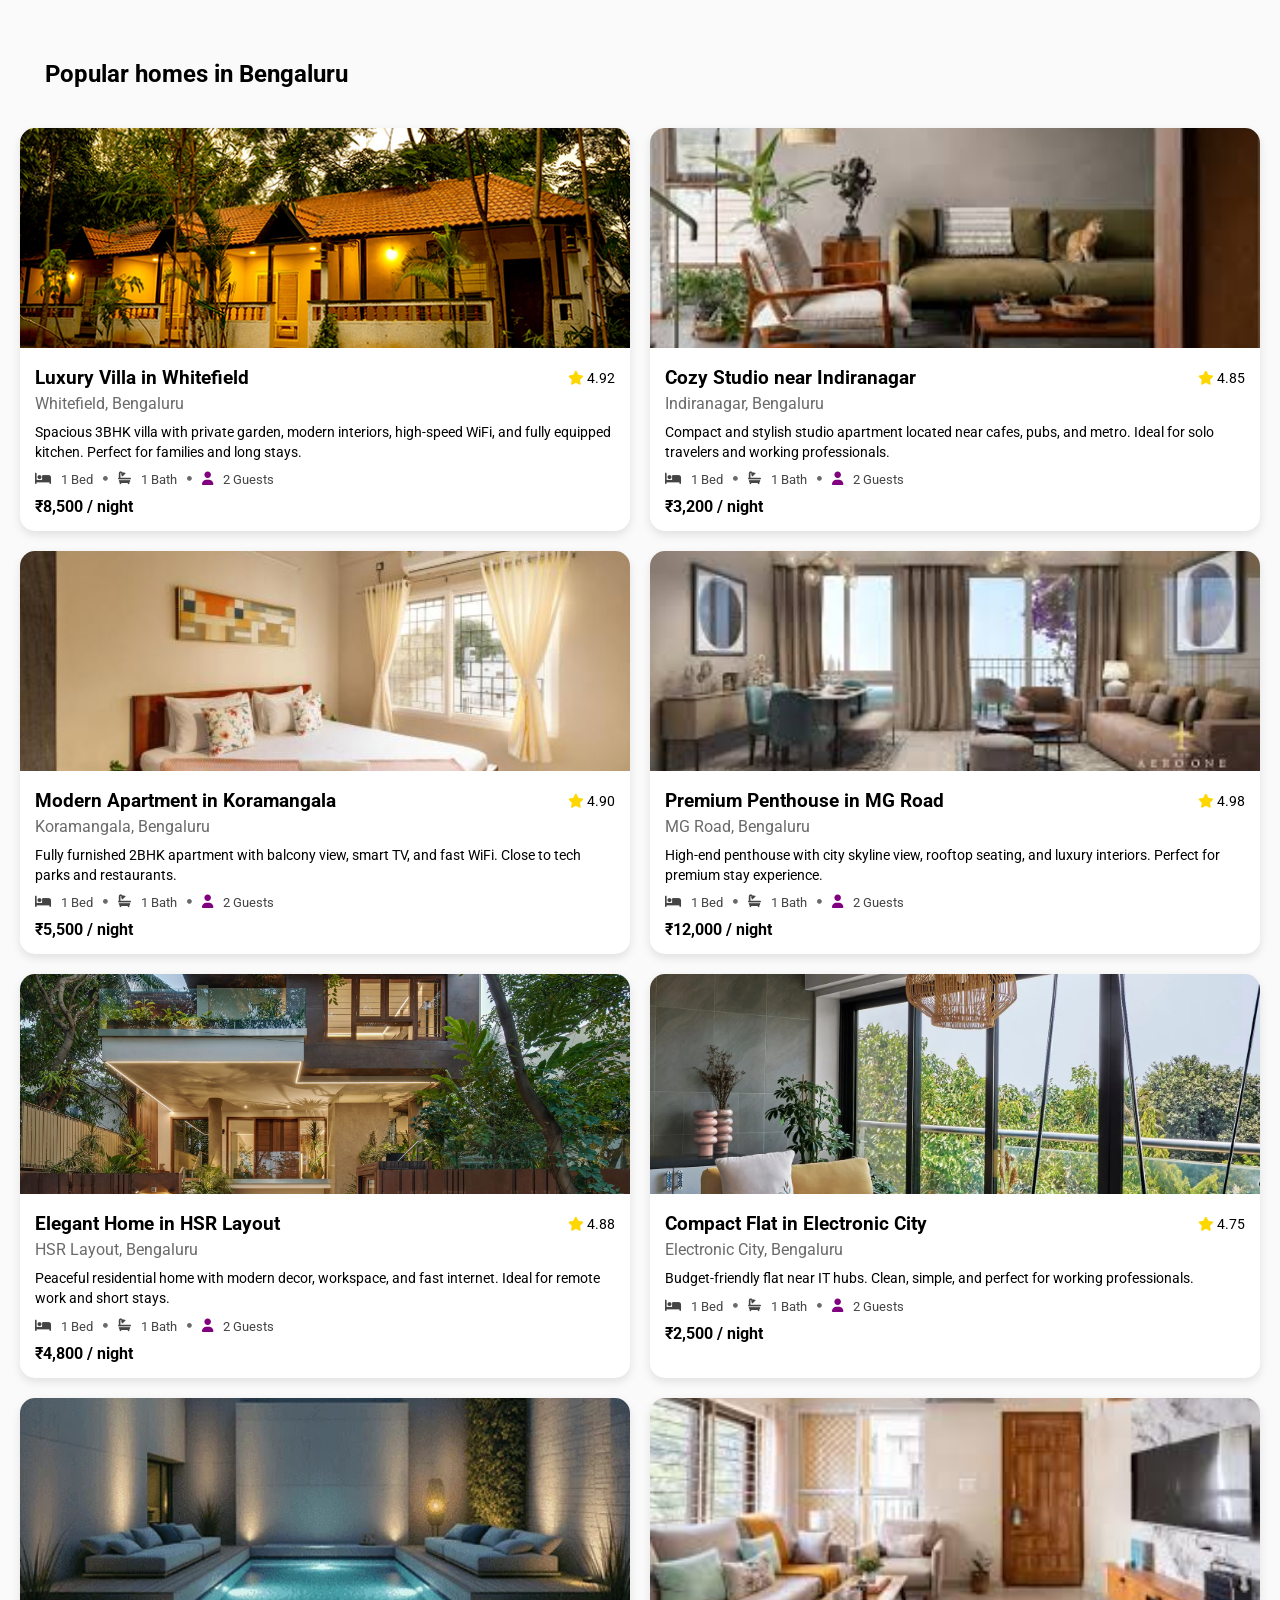
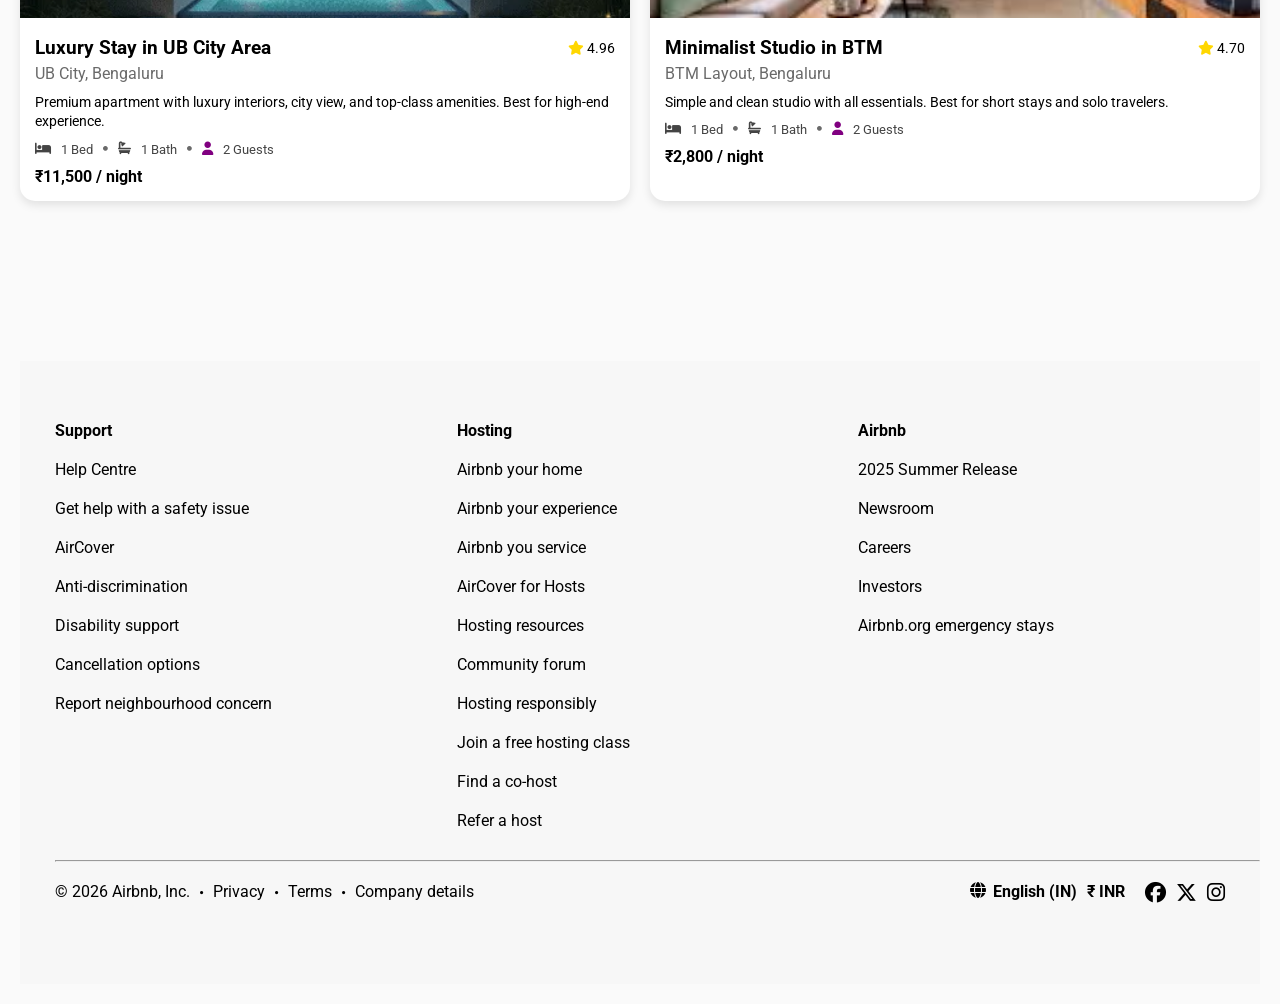
<file: explore.html>
<!DOCTYPE html>
<html lang="en">
<head>
<meta charset="UTF-8">
<meta name="viewport" content="width=device-width, initial-scale=1.0">
<link rel="icon" href="./img/Title_logo.jpg">
<title>Popular homes in Bengaluru</title>
<link rel="stylesheet" href="./explore.css">
<link rel="stylesheet" href="https://cdnjs.cloudflare.com/ajax/libs/font-awesome/6.5.0/css/all.min.css">
</head>

<body>

<h2 class="title">Popular homes in Bengaluru</h2>

<div class="grid-container">

    <!-- CARD 1 -->
    <div class="card">
        <img src="./img/Bengaluru/img1.jpg">

        <div class="card-content">
            <div class="top">
                <h3>Luxury Villa in Whitefield</h3>
                <span><i class="fa-solid fa-star stars"></i> 4.92</span>
            </div>

            <p class="location">Whitefield, Bengaluru</p>

            <p class="description">
                Spacious 3BHK villa with private garden, modern interiors, high-speed WiFi,
                and fully equipped kitchen. Perfect for families and long stays.
            </p>

            <div class="features">
            <i class="fa-solid fa-bed"></i>
            <span>1 Bed</span>
            <div class="circle"><i class="fa-solid fa-circle"></i></div> 
            <i class="fa-solid fa-bath"></i>
            <span>1 Bath</span>
            <div class="circle"><i class="fa-solid fa-circle"></i> </div>
            <i class="fa-solid fa-user user"></i>
            <span>2 Guests</span>
        </div>

            <p class="price"><strong>₹8,500 / night</strong></p>
        </div>
    </div>

    <!-- CARD 2 -->
    <div class="card">
        <img src="./img/Bengaluru/img2.jpg">

        <div class="card-content">
            <div class="top">
                <h3>Cozy Studio near Indiranagar</h3>
                <span><i class="fa-solid fa-star stars"></i> 4.85</span>
            </div>

            <p class="location">Indiranagar, Bengaluru</p>

            <p class="description">
                Compact and stylish studio apartment located near cafes, pubs, and metro.
                Ideal for solo travelers and working professionals.
            </p>

            <div class="features">
            <i class="fa-solid fa-bed"></i>
            <span>1 Bed</span>
            <div class="circle"><i class="fa-solid fa-circle"></i></div> 
            <i class="fa-solid fa-bath"></i>
            <span>1 Bath</span>
            <div class="circle"><i class="fa-solid fa-circle"></i> </div>
            <i class="fa-solid fa-user user"></i>
            <span>2 Guests</span>
        </div>

            <p class="price"><strong>₹3,200 / night</strong></p>
        </div>
    </div>

    <!-- CARD 3 -->
    <div class="card">
        <img src="./img/Bengaluru/img3.jpg">

        <div class="card-content">
            <div class="top">
                <h3>Modern Apartment in Koramangala</h3>
                <span><i class="fa-solid fa-star stars"></i> 4.90</span>
            </div>

            <p class="location">Koramangala, Bengaluru</p>

            <p class="description">
                Fully furnished 2BHK apartment with balcony view, smart TV, and fast WiFi.
                Close to tech parks and restaurants.
            </p>
            <div class="features">
            <i class="fa-solid fa-bed"></i>
            <span>1 Bed</span>
            <div class="circle"><i class="fa-solid fa-circle"></i></div> 
            <i class="fa-solid fa-bath"></i>
            <span>1 Bath</span>
            <div class="circle"><i class="fa-solid fa-circle"></i> </div>
            <i class="fa-solid fa-user user"></i>
            <span>2 Guests</span>
        </div>

            <p class="price"><strong>₹5,500 / night</strong></p>
        </div>
    </div>

    <!-- CARD 4 -->
    <div class="card">
        <img src="./img/Bengaluru/img4.jpg">

        <div class="card-content">
            <div class="top">
                <h3>Premium Penthouse in MG Road</h3>
                <span><i class="fa-solid fa-star stars"></i> 4.98</span>
            </div>

            <p class="location">MG Road, Bengaluru</p>

            <p class="description">
                High-end penthouse with city skyline view, rooftop seating, and luxury interiors.
                Perfect for premium stay experience.
            </p>
            <div class="features">
            <i class="fa-solid fa-bed"></i>
            <span>1 Bed</span>
            <div class="circle"><i class="fa-solid fa-circle"></i></div> 
            <i class="fa-solid fa-bath"></i>
            <span>1 Bath</span>
            <div class="circle"><i class="fa-solid fa-circle"></i> </div>
            <i class="fa-solid fa-user user"></i>
            <span>2 Guests</span>
        </div>

            <p class="price"><strong>₹12,000 / night</strong></p>
        </div>
    </div>

    <!-- CARD 5 -->
<div class="card">
    <img src="./img/Bengaluru/img5.jpg">
    <div class="card-content">
        <div class="top">
            <h3>Elegant Home in HSR Layout</h3>
            <span><i class="fa-solid fa-star stars"></i> 4.88</span>
        </div>
        <p class="location">HSR Layout, Bengaluru</p>
        <p class="description">
            Peaceful residential home with modern decor, workspace, and fast internet.
            Ideal for remote work and short stays.
        </p>
        <div class="features">
            <i class="fa-solid fa-bed"></i>
            <span>1 Bed</span>
            <div class="circle"><i class="fa-solid fa-circle"></i></div> 
            <i class="fa-solid fa-bath"></i>
            <span>1 Bath</span>
            <div class="circle"><i class="fa-solid fa-circle"></i> </div>
            <i class="fa-solid fa-user user"></i>
            <span>2 Guests</span>
        </div>
        <p class="price"><strong>₹4,800 / night</strong></p>
    </div>
</div>

<!-- CARD 6 -->
<div class="card">
    <img src="./img/Bengaluru/img6.webp">
    <div class="card-content">
        <div class="top">
            <h3>Compact Flat in Electronic City</h3>
            <span><i class="fa-solid fa-star stars"></i> 4.75</span>
        </div>
        <p class="location">Electronic City, Bengaluru</p>
        <p class="description">
            Budget-friendly flat near IT hubs. Clean, simple, and perfect for working professionals.
        </p>
        <div class="features">
            <i class="fa-solid fa-bed"></i>
            <span>1 Bed</span>
            <div class="circle"><i class="fa-solid fa-circle"></i></div> 
            <i class="fa-solid fa-bath"></i>
            <span>1 Bath</span>
            <div class="circle"><i class="fa-solid fa-circle"></i> </div>
            <i class="fa-solid fa-user user"></i>
            <span>2 Guests</span>
        </div>
        <p class="price"><strong>₹2,500 / night</strong></p>
    </div>
</div>

<!-- CARD 7 -->
<div class="card">
    <img src="./img/Bengaluru/img8.webp">
    <div class="card-content">
        <div class="top">
            <h3>Luxury Stay in UB City Area</h3>
            <span><i class="fa-solid fa-star stars"></i> 4.96</span>
        </div>
        <p class="location">UB City, Bengaluru</p>
        <p class="description">
            Premium apartment with luxury interiors, city view, and top-class amenities.
            Best for high-end experience.
        </p>
        <div class="features">
            <i class="fa-solid fa-bed"></i>
            <span>1 Bed</span>
            <div class="circle"><i class="fa-solid fa-circle"></i></div> 
            <i class="fa-solid fa-bath"></i>
            <span>1 Bath</span>
            <div class="circle"><i class="fa-solid fa-circle"></i> </div>
            <i class="fa-solid fa-user user"></i>
            <span>2 Guests</span>
        </div>
        <p class="price"><strong>₹11,500 / night</strong></p>
    </div>
</div>

<!-- CARD 8 -->
<div class="card">
    <img src="./img/Bengaluru/img7.jpg">
    <div class="card-content">
        <div class="top">
            <h3>Minimalist Studio in BTM</h3>
            <span><i class="fa-solid fa-star stars"></i> 4.70</span>
        </div>
        <p class="location">BTM Layout, Bengaluru</p>
        <p class="description">
            Simple and clean studio with all essentials. Best for short stays and solo travelers.
        </p>
        <div class="features">
            <i class="fa-solid fa-bed"></i>
            <span>1 Bed</span>
            <div class="circle"><i class="fa-solid fa-circle"></i></div> 
            <i class="fa-solid fa-bath"></i>
            <span>1 Bath</span>
            <div class="circle"><i class="fa-solid fa-circle"></i> </div>
            <i class="fa-solid fa-user user"></i>
            <span>2 Guests</span>
        </div>
        <p class="price"><strong>₹2,800 / night</strong></p>
    </div>
</div>

</div>
<footer>
        <div class="inspiration">
            <div class="about_airbnb">
                <div class="support">
                    <span class="heading">Support</span>
                    <div class="about">Help Centre</div>
                    <div class="about">Get help with a safety issue</div>
                    <div class="about">AirCover</div>
                    <div class="about">Anti-discrimination</div>
                    <div class="about">Disability support</div>
                    <div class="about">Cancellation options</div>
                    <div class="about">Report neighbourhood concern</div>
                </div>
                <div class="hosting">
                    <span class="heading">Hosting</span>
                    <div class="about">Airbnb your home</div>
                    <div class="about">Airbnb your experience</div>
                    <div class="about">Airbnb you service</div>
                    <div class="about">AirCover for Hosts</div>
                    <div class="about" >Hosting resources</div>
                    <div class="about">Community forum</div>
                    <div class="about">Hosting responsibly</div>
                    <div class="about">Join a free hosting class</div>
                    <div class="about">Find a co-host</div>
                    <div class="about">Refer a host</div>
                </div>
                <div class="Airbnb">
                    <span class="heading">Airbnb</span>
                    <div class="about">2025 Summer Release</div>
                    <div class="about">Newsroom</div>
                    <div class="about">Careers</div>
                    <div class="about">Investors</div>
                    <div class="about">Airbnb.org emergency stays</div>
                </div>
            </div>
            <hr>
            <div class="links">
                <div class="terms_conditions">
                    <div>© 2026 Airbnb, Inc.</div>
                    <div  class="mobile-dots">
                        <div class="dots"><i class="fa-solid fa-circle"></i></div>
                        <div class="privacy">Privacy</div>
                        <div class="dots"><i class="fa-solid fa-circle"></i></div>
                        <div class="terms">Terms</div>
                        <div class="dots"><i class="fa-solid fa-circle"></i></div>
                        <div class="company">Company details</div>
                    </div>
                </div>
                <div class="website_links">
                    <div class="mobile-footer">
                        <div class="global">
                            <i class="fa-solid fa-globe icon"></i>
                            <div class="heading">English (IN)</div>
                        </div>
                        <div class="heading">₹ INR</div>
                    </div> 
                    <div class="mobile-socilamedia">
                        <div class="social_media"><i class="fa-brands fa-facebook"></i></div>
                        <div  class="social_media"><i class="fa-brands fa-x-twitter"></i></div>
                        <div  class="social_media"><i class="fa-brands fa-instagram"></i></div>
                    </div>
                </div>
            </div>

        </div>
    </footer>

</body>
</html>
</file>
<file: explore.css>
@import url('https://fonts.googleapis.com/css2?family=Roboto:ital,wght@0,100..900;1,100..900&display=swap');

*{
    margin:0;
    padding:0;
    box-sizing:border-box;
    font-family: "Roboto", sans-serif;
}

body{
    padding:20px;
    background:#fafafa;
}
.title{
    padding: 40px 25px;
}
.grid-container{
    display:grid;
    grid-template-columns: repeat(2, 1fr);
    gap:20px;
}
.card{
    /* margin-top: 40px; */
    background:white;
    border-radius:15px;
    overflow:hidden;
    box-shadow: 0 4px 10px rgba(0,0,0,0.1);
    transition: 0.3s;
}
.card:hover{
    transform: translateY(-5px);
}
.card img{
    width:100%;
    height:220px;
    object-fit:cover;
}
.stars{
    color: gold;
}
.card-content{
    padding:15px;
}
.top{
    display:flex;
    justify-content:space-between;
    align-items:center;
}
.circle{
    font-size: 0.3rem;
    display: flex;
    align-items: center;
}
.circle i{
    color: #6a6a6a;
}
.user{
    color: purple;
}
.top span{
    font-size:14px;
}
.location{
    color:#6a6a6a;
    margin:5px 0;
}

.description{
    font-size:14px;
    margin:10px 0;
    line-height:1.4;
}

.features{
    display: flex;
    font-size:13px;
    color:#444;
    gap: 10px;
}

.price{
    margin-top:10px;
}

.inspiration{
    /* height: 200rem; */
    margin-top: 40px;
    background-color: #f7f7f7;
    padding: 10px 0px 5rem 35px;
}
.about_airbnb{
    display: grid;
    grid-template-columns: repeat(auto-fit, minmax(250px,1fr));
    margin-top: 50px;
}
.heading{
    font-weight: bold;
}
.about{
    margin: 20px 20px 20px 0px;
    cursor: pointer;
}
.about:hover{
    text-decoration: underline;
}
.links{
    display: flex;
    justify-content: space-between;
    margin-top: 20px;
    cursor: pointer;
}
.privacy:hover{
    text-decoration: underline;
}
.terms:hover{
    text-decoration: underline;
}
.company:hover{
    text-decoration: underline;
}
.terms_conditions{
    display: flex;
    gap: 10px;
}
.dots{
    display: flex;
    align-items: center;
    font-size: 0.2rem;
}
.website_links{
    display: flex;
    gap: 20px;
    margin-right: 35px;
}
.global{
    display: flex;
    gap: 7px;
}
.social_media i{
    font-size: 1.3rem;
}
hr{
    margin-top: 10px;
}
.help{
    text-align: center;
    text-decoration: underline;
    color: #222222;
    padding-top: 40px;
    font-size: 15px;
    font-weight: 600;
    padding-bottom: 50px;
}



/* Media Query */
/* mobile-view */
@media(max-width:575.98px){
    html{
        width: 575px;
    }
    .features{
        gap: 5px;
    }
    
    .about_airbnb{
        grid-template-columns: 1fr;
    }
    .support{
        padding-bottom: 10px;
        border-bottom: 3px solid #ebebeb;
    }
    .hosting{
        padding: 20px 0px;
        border-bottom: 3px solid #ebebeb;
    }
    .airbnb{
        padding: 70px 0px;
        /* border-bottom: 1px solid #6a6a6a; */
    }
    .links{
        position: relative;
        display: flex;
        flex-direction: column;
    }
    .mobile-footer{
        display: flex;
        width: 300px;
        gap: 20px;
    }
    .terms_conditions{
        position: absolute;
        top: 1px;
        display: flex;
        flex-direction: column;
        margin-top: 100px;
    }
    .mobile-dots{
        display: flex;
        gap: 10px;
    }
    .website_links{
        /* position: absolute; */
        display: flex;
        flex-direction: column;
    }
    .mobile-socilamedia{
        display: flex;
        gap: 25px;
        font-weight: 500;
    }
}    


/* mobile-landscap */
@media (min-width: 576px) and (max-width: 767.98px){
    .about_airbnb{
        grid-template-columns: 1fr 1fr 1fr;
    }
    .links{
        position: relative;
        display: flex;
        flex-direction: column;
    }
    .terms_conditions{
        position: absolute;
        gap: 10px;
        top: 35px;
    }
    .mobile-dots{
        display: flex;
        gap: 10px;
    }
    .website_links{
        display: flex;
        justify-content: space-between;
    }
    .mobile-footer{
        display: flex;
    }
    .mobile-socilamedia{
        display: flex;
        gap: 10px;

    }
}  

/* medium */
@media (min-width: 768px) and (max-width: 991.98px){
    .about_airbnb{
        grid-template-columns: 1fr 1fr 1fr;
    }
    .links{
        display: flex;
        justify-content: space-between;
    }
    .terms_conditions{
        gap: 10px;
    }
    .mobile-dots{
        display: flex;
        gap: 10px;
    }
    .website_links{
        display: flex;
        justify-content: space-between;
    }
    .mobile-footer{
        display: flex;
        gap: 10px;
    }
    .mobile-socilamedia{
        display: flex;
        gap: 10px;

    }
}    


/* Large */
@media (min-width: 992px){
    .about_airbnb{
        grid-template-columns: 1fr 1fr 1fr;
    }
    .help{
        display: none;
    }
    .links{
        display: flex;
        justify-content: space-between;
    }
    .inspiration{
        margin-top: 10rem;
    }
    .terms_conditions{
        gap: 10px;
    }
    .mobile-dots{
        display: flex;
        gap: 10px;
    }
    .website_links{
        display: flex;
        justify-content: space-between;
    }
    .mobile-footer{
        display: flex;
        gap: 10px;
    }
    .mobile-socilamedia{
        display: flex;
        gap: 10px;

    }
}
</file>
